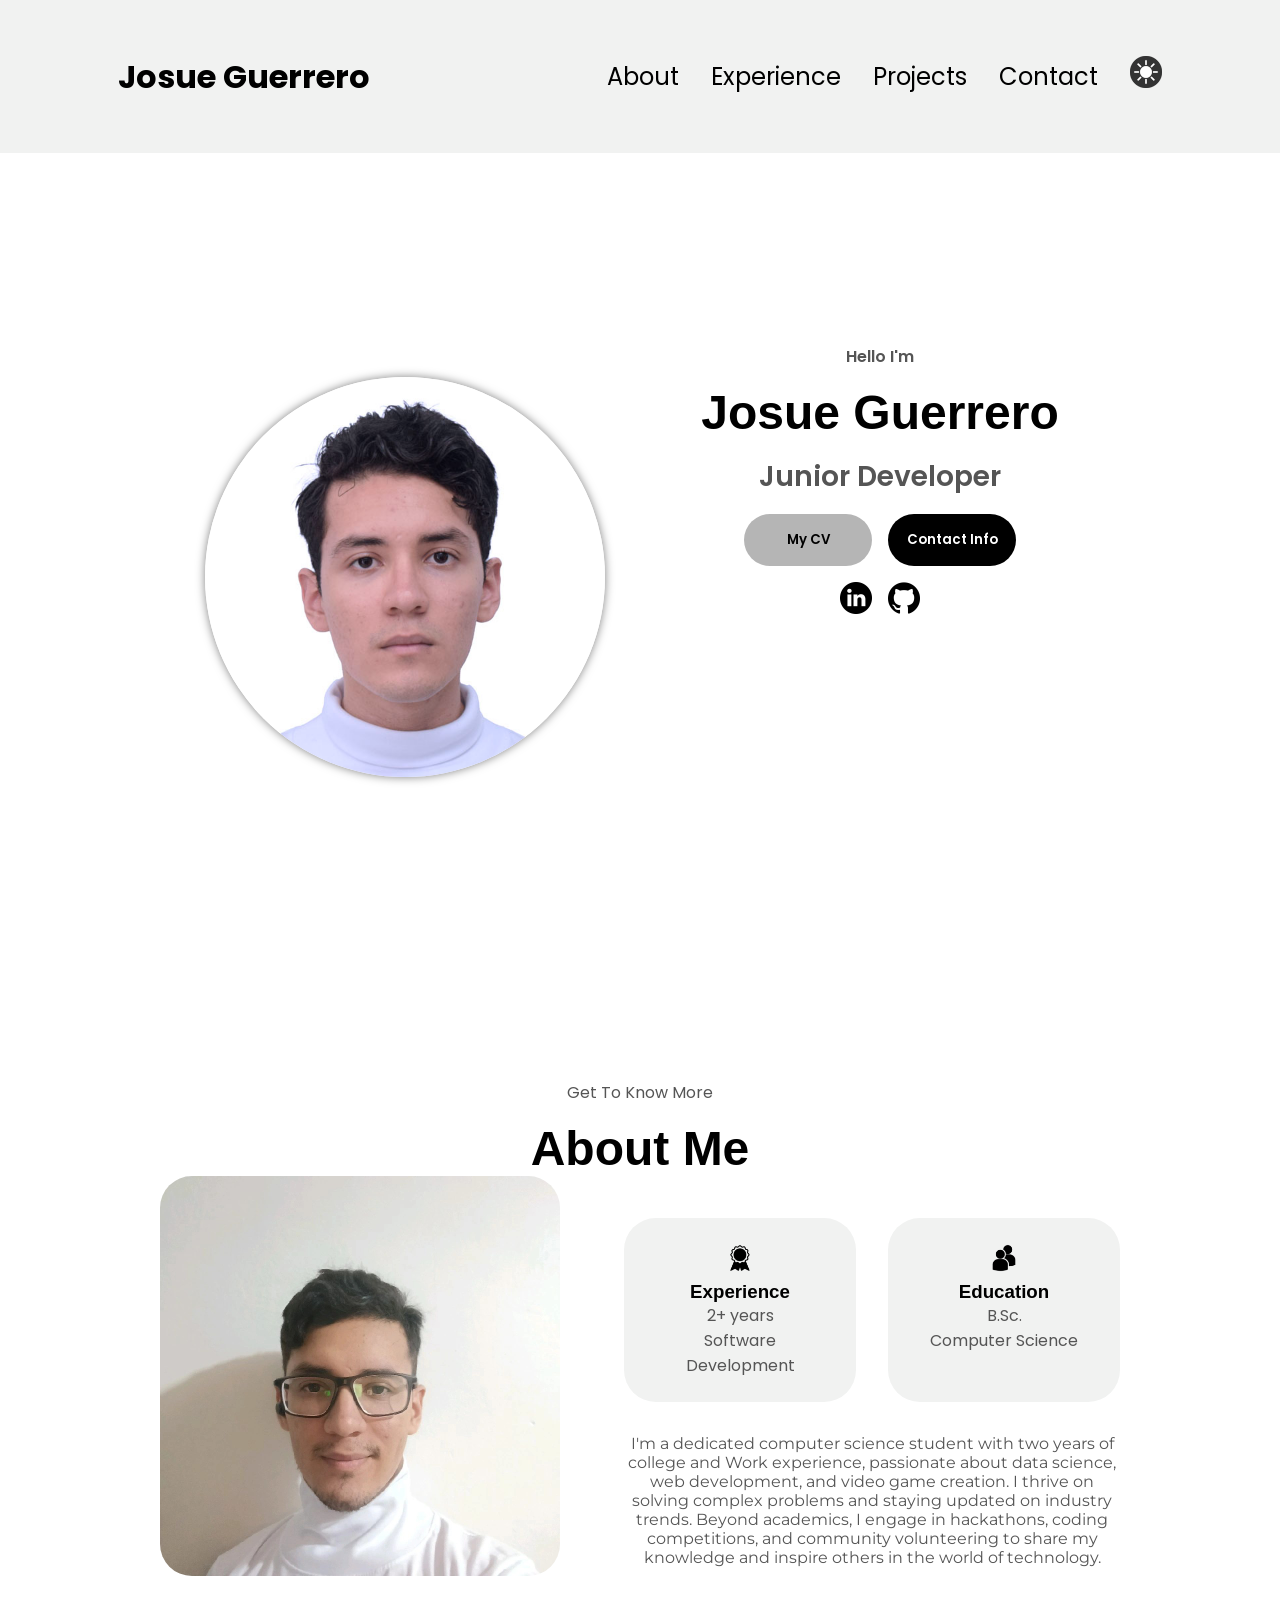
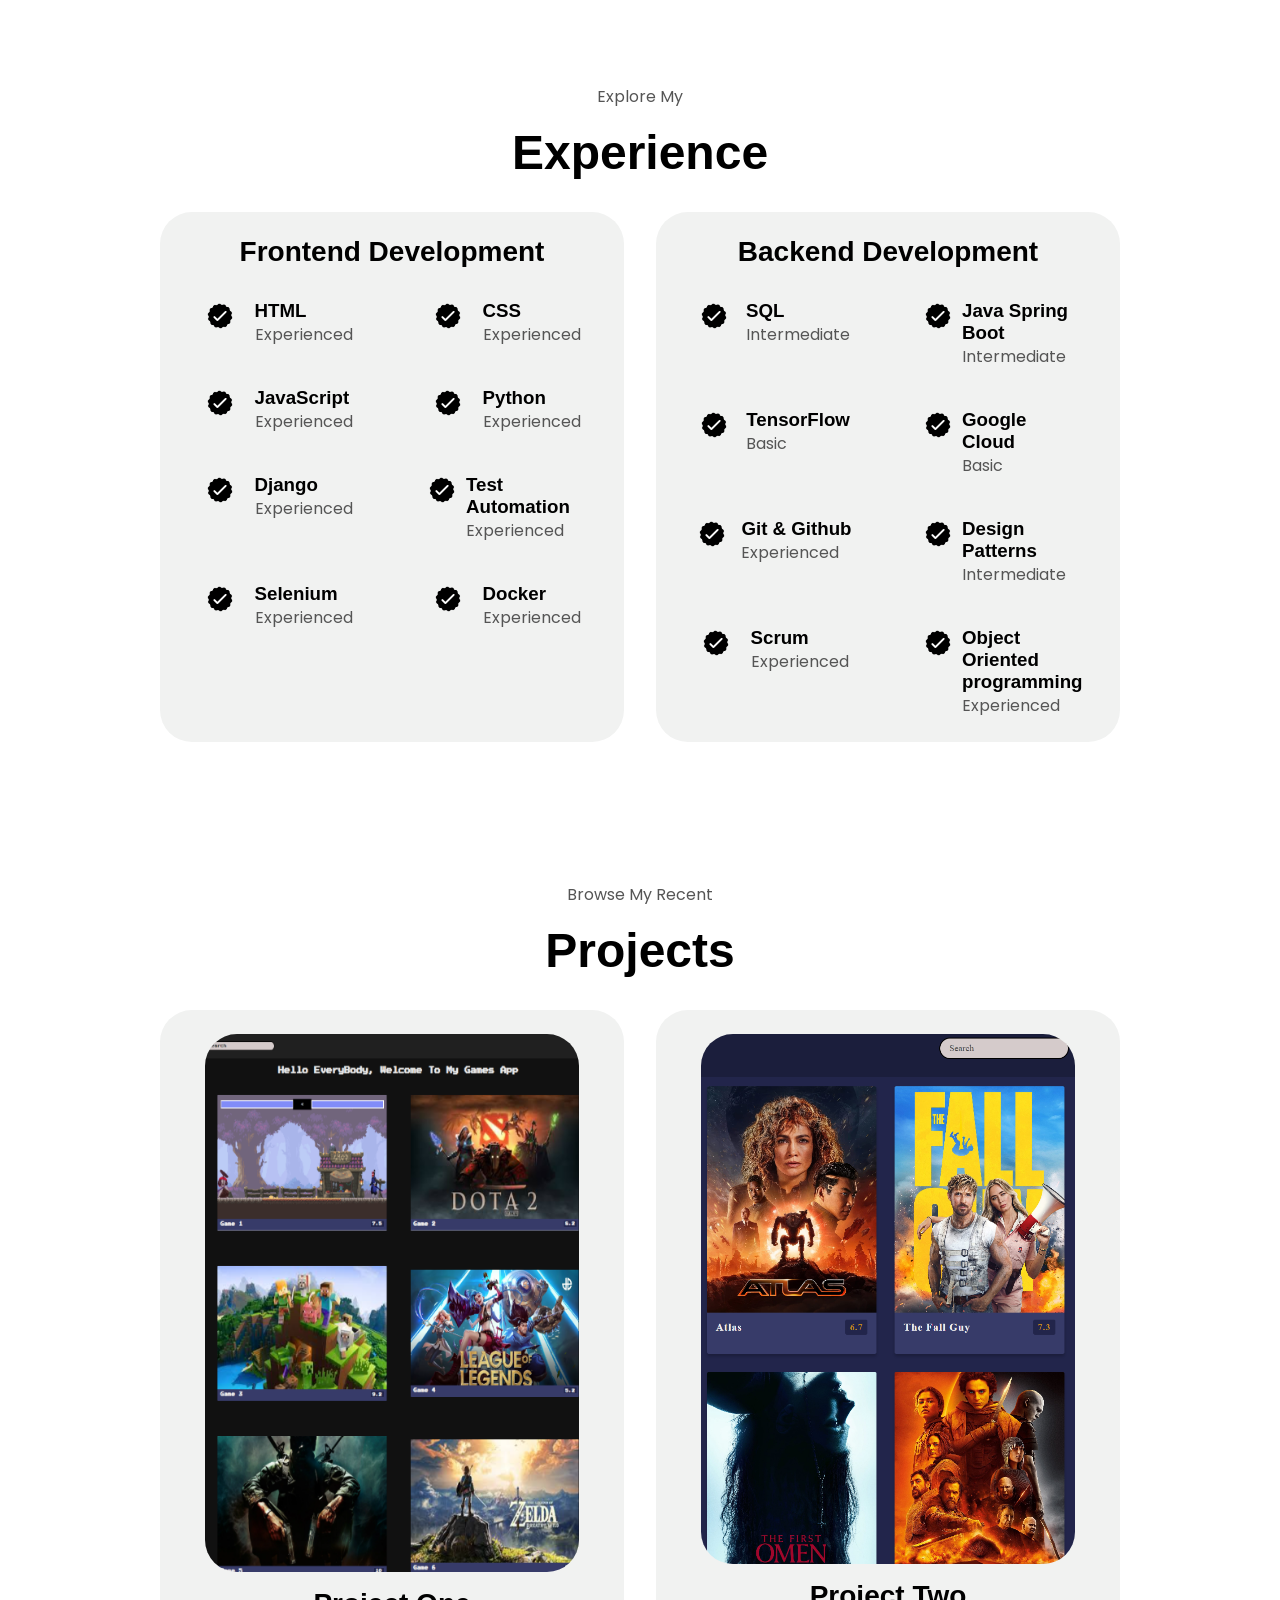
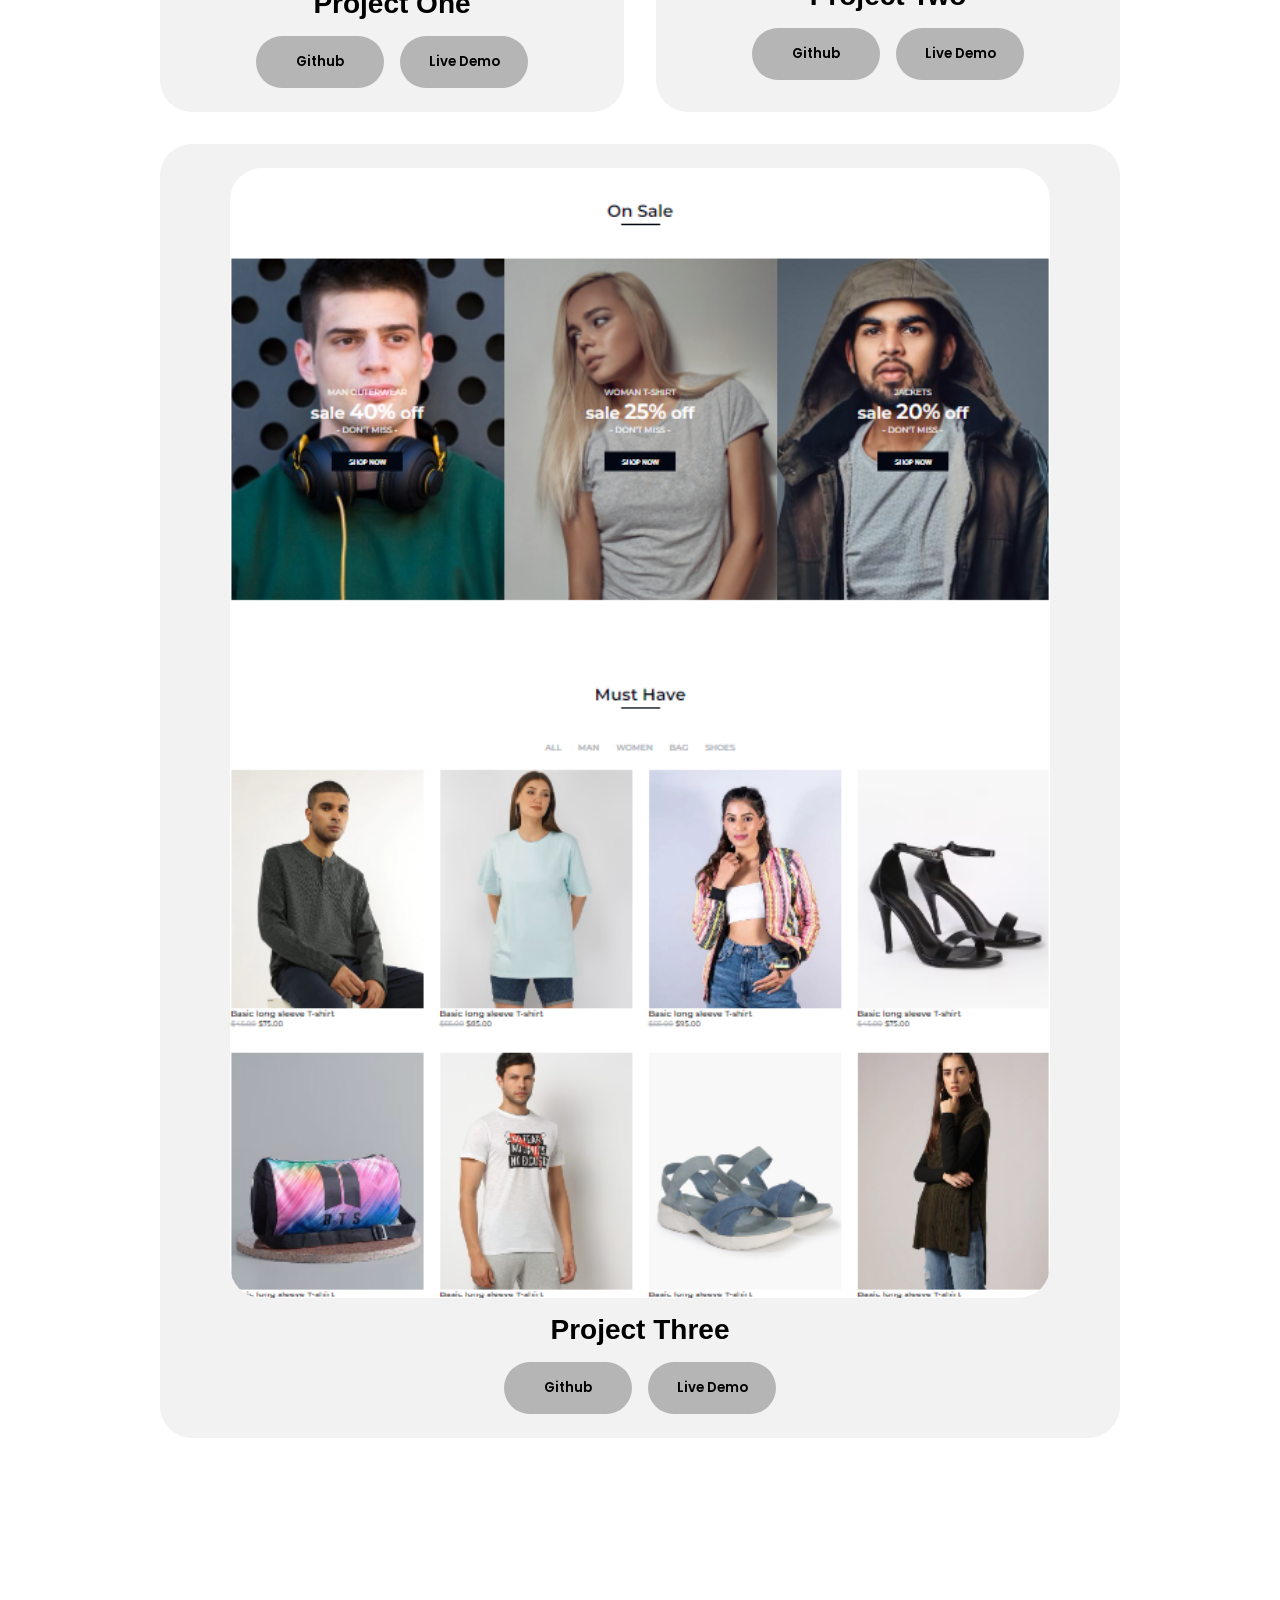
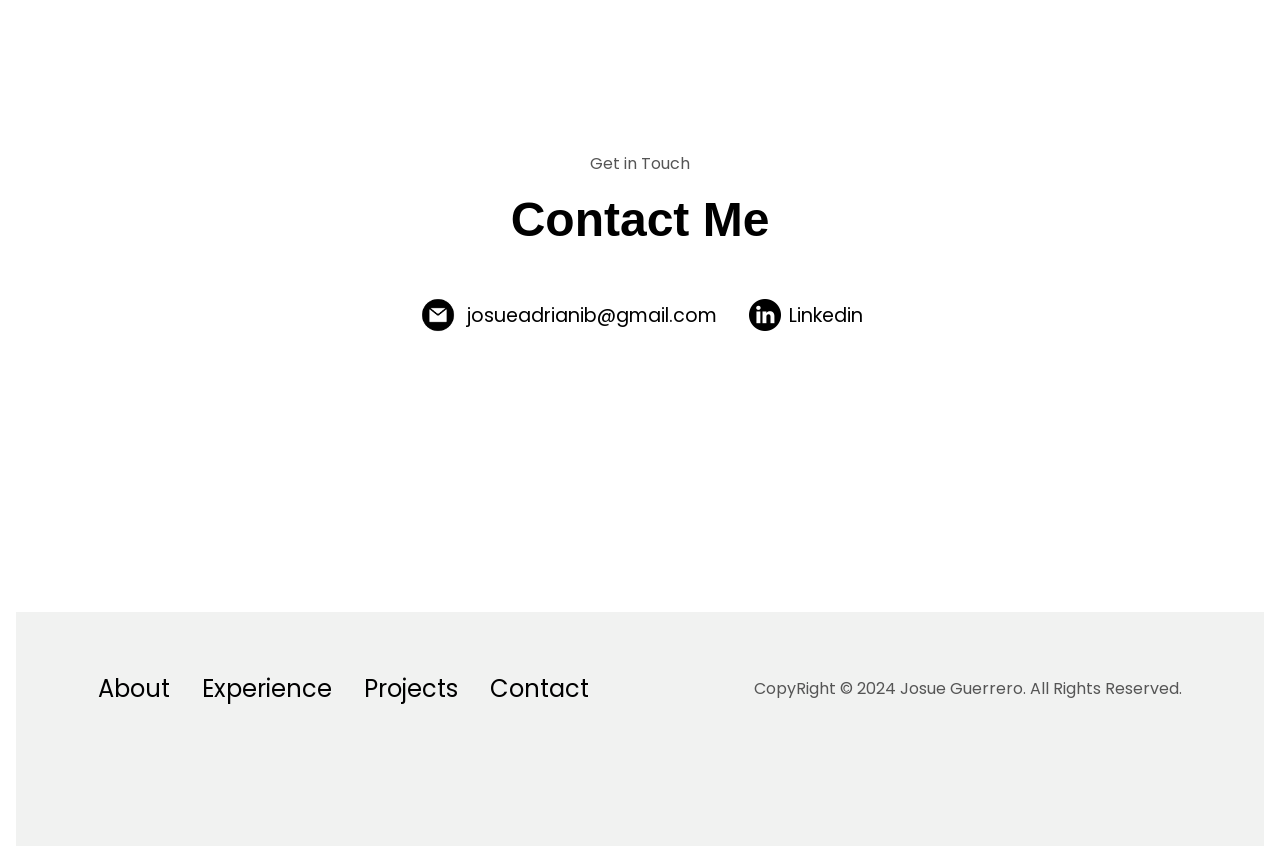
<file: index.html>
<!DOCTYPE html>
<html lang="en">
  <head>
    <meta charset="UTF-8" />
    <meta http-equiv="X-UA-Compatible" content="IE=edge" />
    <meta name="viewport" content="width=device-width, initial-scale=1.0" />
    <link
      href="https://fonts.googleapis.com/css2?family=Montserrat:wght@700&display=swap"
      rel="stylesheet"
    />
    <link rel="stylesheet" href="style.css" />
    <link rel="stylesheet" href="mediaqueries.css" />
    <title>Josue's Portfolio</title>
  </head>
  <body>
    <nav id="desktop-nav">
      <div class="logo">Josue Guerrero</div>
      <div>
        <ul class="nav-links">
          <li><a href="#about">About</a></li>
          <li><a href="#experience">Experience</a></li>
          <li><a href="#projects">Projects</a></li>
          <li><a href="#contact">Contact</a></li>
          <li>
            <img
              id="modeToggle"
              class="icon color-icon"
              src="./assets/theme_light.png"
              src-light="./assets/theme_light.png"
              src-dark="./assets/theme_dark.png"
              alt="color them icon"
            />
          </li>
        </ul>
      </div>
    </nav>
    <nav id="hamburger-nav">
      <div class="logo">Josue Guerrero</div>
      <div class="hamburger-menu">
        <div class="hamburger-icon" onclick="toggleMenu()">
          <span></span>
          <span></span>
          <span></span>
        </div>
        <div class="menu-links">
          <li><a href="#about" onclick="toggleMenu()">About</a></li>
          <li><a href="#experience" onclick="toggleMenu()">Experience</a></li>
          <li><a href="#projects" onclick="toggleMenu()">Projects</a></li>
          <li><a href="#contact" onclick="toggleMenu()">Contact</a></li>
          <li>
            <img
              id="modeToggle2"
              class="icon color-icon"
              src="./assets/theme_light.png"
              src-light="./assets/theme_light.png"
              src-dark="./assets/theme_dark.png"
              alt="color them icon"
            />
          </li>
        </div>
      </div>
    </nav>
    <section id="profile">
      <div class="section__pic-container">
        <img src="./assets/josueProfile.jpg" id="img-redondear" />
      </div>
      <div class="section__text">
        <p class="section__text__p1">Hello I'm</p>
        <h1 class="title">Josue Guerrero</h1>
        <p class="section__text__p2">Junior Developer</p>
        <div class="btn-container">
          <button
            class="btn btn-color-2"
            onclick="window.open('./assets/Resume-Josue-Guerrero.pdf')"
          >
            My CV
          </button>
          <button class="btn btn-color-1" onclick="location.href='./#contact'">
            Contact Info
          </button>
        </div>
        <div id="socials-container">
          <img
            src="./assets/linkedin_light.png"
            src-light="./assets/linkedin_light.png"
            src-dark="./assets/linkedin_dark.png"
            alt="My LinkdIn"
            class="icon linkedin-icon"
            onclick="location.href='https://www.linkedin.com/in/josue-guerrero-murillo-ab1436252/'"
          />
          <img
            src="./assets/github.png"
            src-light="./assets/github_light.png"
            src-dark="./assets/github_dark.png"
            alt="My Github"
            class="icon github-icon"
            onclick="location.href='https://github.com/joadguer'"
          />
        </div>
      </div>
    </section>
    <section id="about">
      <p class="section__text__p1">Get To Know More</p>
      <h1 class="title">About Me</h1>
      <div class="section-container">
        <div class="section__pic-container">
          <img src="./assets/MyPhoto.jpg" alt="Picture" class="about-pic" />
        </div>
        <div class="about-details-container">
          <div class="about-containers">
            <div class="details-container">
              <img
                src="./assets/experience_light.png"
                src-light="./assets/experience_light.png"
                src-dark="./assets/experience_dark.png"
                alt="experience icon"
                class="icon"
              />
              <h3>Experience</h3>
              <p>2+ years <br />Software Development</p>
            </div>
            <div class="details-container">
              <img
                src="./assets/education_light.png"
                src-light="./assets/education_light.png"
                src-dark="./assets/education_dark.png"
                alt="education icon"
                class="icon"
              />
              <h3>Education</h3>
              <p>B.Sc. <br />Computer Science</p>
            </div>
          </div>
          <div class="text-container">
            <p>
              I'm a dedicated computer science student with two years of college
              and Work experience, passionate about data science, web
              development, and video game creation. I thrive on solving complex
              problems and staying updated on industry trends. Beyond academics,
              I engage in hackathons, coding competitions, and community
              volunteering to share my knowledge and inspire others in the world
              of technology.
            </p>
          </div>
        </div>
      </div>
      
    </section>
    <section id="experience">
      <p class="section__text__p1">Explore My</p>
      <h1 class="title">Experience</h1>
      <div class="experience-details-container">
        <div class="about-containers">
          <div class="details-container">
            <h2 class="experience-sub-title">Frontend Development</h2>
            <div class="article-container">
              <article>
                <img
                  src="./assets/checkmark_light.png"
                  src-light="./assets/checkmark_light.png"
                  src-dark="./assets/checkmark_dark.png"
                  alt="experience icon"
                  class="icon"
                />
                <div>
                  <h3>HTML</h3>
                  <p>Experienced</p>
                </div>
              </article>
              <article>
                <img
                  src="./assets/checkmark_light.png"
                  src-light="./assets/checkmark_light.png"
                  src-dark="./assets/checkmark_dark.png"
                  alt="experience icon"
                  class="icon"
                />
                <div>
                  <h3>CSS</h3>
                  <p>Experienced</p>
                </div>
              </article>
              <article>
                <img
                  src="./assets/checkmark_light.png"
                  src-light="./assets/checkmark_light.png"
                  src-dark="./assets/checkmark_dark.png"
                  alt="experience icon"
                  class="icon"
                />
                <div>
                  <h3>JavaScript</h3>
                  <p>Experienced</p>
                </div>
              </article>
              <article>
                <img
                  src="./assets/checkmark_light.png"
                  src-light="./assets/checkmark_light.png"
                  src-dark="./assets/checkmark_dark.png"
                  alt="experience icon"
                  class="icon"
                />
                <div>
                  <h3>Python</h3>
                  <p>Experienced</p>
                </div>
              </article>
              <article>
                <img
                  src="./assets/checkmark_light.png"
                  src-light="./assets/checkmark_light.png"
                  src-dark="./assets/checkmark_dark.png"
                  alt="experience icon"
                  class="icon"
                />
                <div>
                  <h3>Django</h3>
                  <p>Experienced</p>
                </div>
              </article>
              <article>
                <img
                  src="./assets/checkmark_light.png"
                  src-light="./assets/checkmark_light.png"
                  src-dark="./assets/checkmark_dark.png"
                  alt="experience icon"
                  class="icon"
                />
                <div>
                  <h3>Test Automation</h3>
                  <p>Experienced</p>
                </div>
              </article>
              <article>
                <img
                  src="./assets/checkmark_light.png"
                  src-light="./assets/checkmark_light.png"
                  src-dark="./assets/checkmark_dark.png"
                  alt="experience icon"
                  class="icon"
                />
                <div>
                  <h3>Selenium</h3>
                  <p>Experienced</p>
                </div>
              </article>
              <article>
                <img
                  src="./assets/checkmark_light.png"
                  src-light="./assets/checkmark_light.png"
                  src-dark="./assets/checkmark_dark.png"
                  alt="experience icon"
                  class="icon"
                />
                <div>
                  <h3>Docker</h3>
                  <p>Experienced</p>
                </div>
              </article>
            </div>
          </div>
          <div class="details-container">
            <h2 class="experience-sub-title">Backend Development</h2>
            <div class="article-container">
              <article>
                <img
                  src="./assets/checkmark_light.png"
                  src-light="./assets/checkmark_light.png"
                  src-dark="./assets/checkmark_dark.png"
                  alt="experience icon"
                  class="icon"
                />
                <div>
                  <h3>SQL</h3>
                  <p>Intermediate</p>
                </div>
              </article>
              <article>
                <img
                  src="./assets/checkmark_light.png"
                  src-light="./assets/checkmark_light.png"
                  src-dark="./assets/checkmark_dark.png"
                  alt="experience icon"
                  class="icon"
                />
                <div>
                  <h3>Java Spring Boot</h3>
                  <p>Intermediate</p>
                </div>
              </article>
              <article>
                <img
                  src="./assets/checkmark_light.png"
                  src-light="./assets/checkmark_light.png"
                  src-dark="./assets/checkmark_dark.png"
                  alt="experience icon"
                  class="icon"
                />
                <div>
                  <h3>TensorFlow</h3>
                  <p>Basic</p>
                </div>
              </article>
              <article>
                <img
                  src="./assets/checkmark_light.png"
                  src-light="./assets/checkmark_light.png"
                  src-dark="./assets/checkmark_dark.png"
                  alt="experience icon"
                  class="icon"
                />
                <div>
                  <h3>Google Cloud</h3>
                  <p>Basic</p>
                </div>
              </article>
              <article>
                <img
                  src="./assets/checkmark_light.png"
                  src-light="./assets/checkmark_light.png"
                  src-dark="./assets/checkmark_dark.png"
                  alt="experience icon"
                  class="icon"
                />
                <div>
                  <h3>Git & Github</h3>
                  <p>Experienced</p>
                </div>
              </article>
              <article>
                <img
                  src="./assets/checkmark_light.png"
                  src-light="./assets/checkmark_light.png"
                  src-dark="./assets/checkmark_dark.png"
                  alt="experience icon"
                  class="icon"
                />
                <div>
                  <h3>Design Patterns</h3>
                  <p>Intermediate</p>
                </div>
              </article>
              <article>
                <img
                  src="./assets/checkmark_light.png"
                  src-light="./assets/checkmark_light.png"
                  src-dark="./assets/checkmark_dark.png"
                  alt="experience icon"
                  class="icon"
                />
                <div>
                  <h3>Scrum</h3>
                  <p>Experienced</p>
                </div>
              </article>
              <article>
                <img
                  src="./assets/checkmark_light.png"
                  src-light="./assets/checkmark_light.png"
                  src-dark="./assets/checkmark_dark.png"
                  alt="experience icon"
                  class="icon"
                />
                <div>
                  <h3>Object Oriented programming</h3>
                  <p>Experienced</p>
                </div>
              </article>
            </div>
          </div>
        </div>
      </div>
      
    </section>
    <section id="projects">
      <p class="section__text__p1">Browse My Recent</p>
      <h1 class="title">Projects</h1>
      <div class="experience-details-container">
        <div class="about-containers">
          <div class="details-container color-container">
            <div class="article-container">
              <img
                src="./assets/project-1.png"
                alt="Project 1"
                class="project-img project-1"
              />
            </div>
            <h2 class="experience-sub-title project-title">Project One</h2>
            <div class="btn-container">
              <button
                class="btn btn-color-2"
                onclick="location.href='https://github.com/joadguer/fightingGame'"
              >
                Github
              </button>
              <button
                class="btn btn-color-2"
                onclick="location.href='https://myfightinggamejs.netlify.app/'"
              >
                <!--Aqui debería ir la pagina deploy -->
                Live Demo
              </button>
            </div>
          </div>
          <div class="details-container color-container">
            <div class="article-container">
              <img
                src="./assets/project-2.png"
                alt="Project 1"
                class="project-img"
              />
            </div>
            <h2 class="experience-sub-title project-title">Project Two</h2>
            <div class="btn-container">
              <button
                class="btn btn-color-2"
                onclick="location.href='https://github.com/joadguer/MovieApp'"
              >
                Github
              </button>
              <button
                class="btn btn-color-2"
                onclick="location.href='https://easymovieapp.netlify.app/'"
              >
                <!--Aqui debería ir la pagina deploy -->
                Live Demo
              </button>
            </div>
          </div>
          <div class="details-container color-container">
            <div class="article-container">
              <img
                src="./assets/project-3.png"
                alt="Project 1"
                class="project-img"
              />
            </div>
            <h2 class="experience-sub-title project-title">Project Three</h2>
            <div class="btn-container">
              <button
                class="btn btn-color-2"
                onclick="location.href='https://github.com/joadguer/clothingApp'"
              >
                Github
              </button>
              <button
                class="btn btn-color-2"
                onclick="location.href='https://clothesappjosh.netlify.app/'"
              >
                <!--Aqui debería ir la pagina deploy -->
                Live Demo
              </button>
            </div>
          </div>
        </div>
      </div>
      
    </section>
    <section id="contact">
      <p class="section__text__p1">Get in Touch</p>
      <h1 class="title">Contact Me</h1>
      <div class="contact-info-upper-container">
        <div class="contact-info-container">
          <img
            src="./assets/email_light.png"
            src-light="./assets/email_light.png"
            src-dark="./assets/email_dark.png"
            alt="email icon"
            class="icon contact-icon email-icon"
          />
          <p>
            <a href="mailto:josueadrianib@gmail.com">josueadrianib@gmail.com</a>
          </p>
        </div>
        <div class="contact-info-container">
          <img
            src="./assets/linkedin_light.png"
            src-light="./assets/linkedin_light.png"
            src-dark="./assets/linkedin_dark.png"
            alt="My LinkdIn"
            class="icon linkedin-icon contact-icon"
            onclick="location.href='https://www.linkedin.com/in/josue-guerrero-murillo-ab1436252/'"
          />
          <p>
            <a
              href="https://www.linkedin.com/in/josue-guerrero-murillo-ab1436252/"
              >Linkedin</a
            >
          </p>
        </div>
      </div>
    </section>
    <footer>
      <nav>
        <div class="nav-links-container">
          <ul class="nav-links">
            <li><a href="#about">About</a></li>
            <li><a href="#experience">Experience</a></li>
            <li><a href="#projects">Projects</a></li>
            <li><a href="#contact">Contact</a></li>
          </ul>
        </div>
        <p>CopyRight &#169; 2024 Josue Guerrero. All Rights Reserved.</p>
      </nav>
    </footer>
    <script src="script.js"></script>
  </body>
</html>
</file>
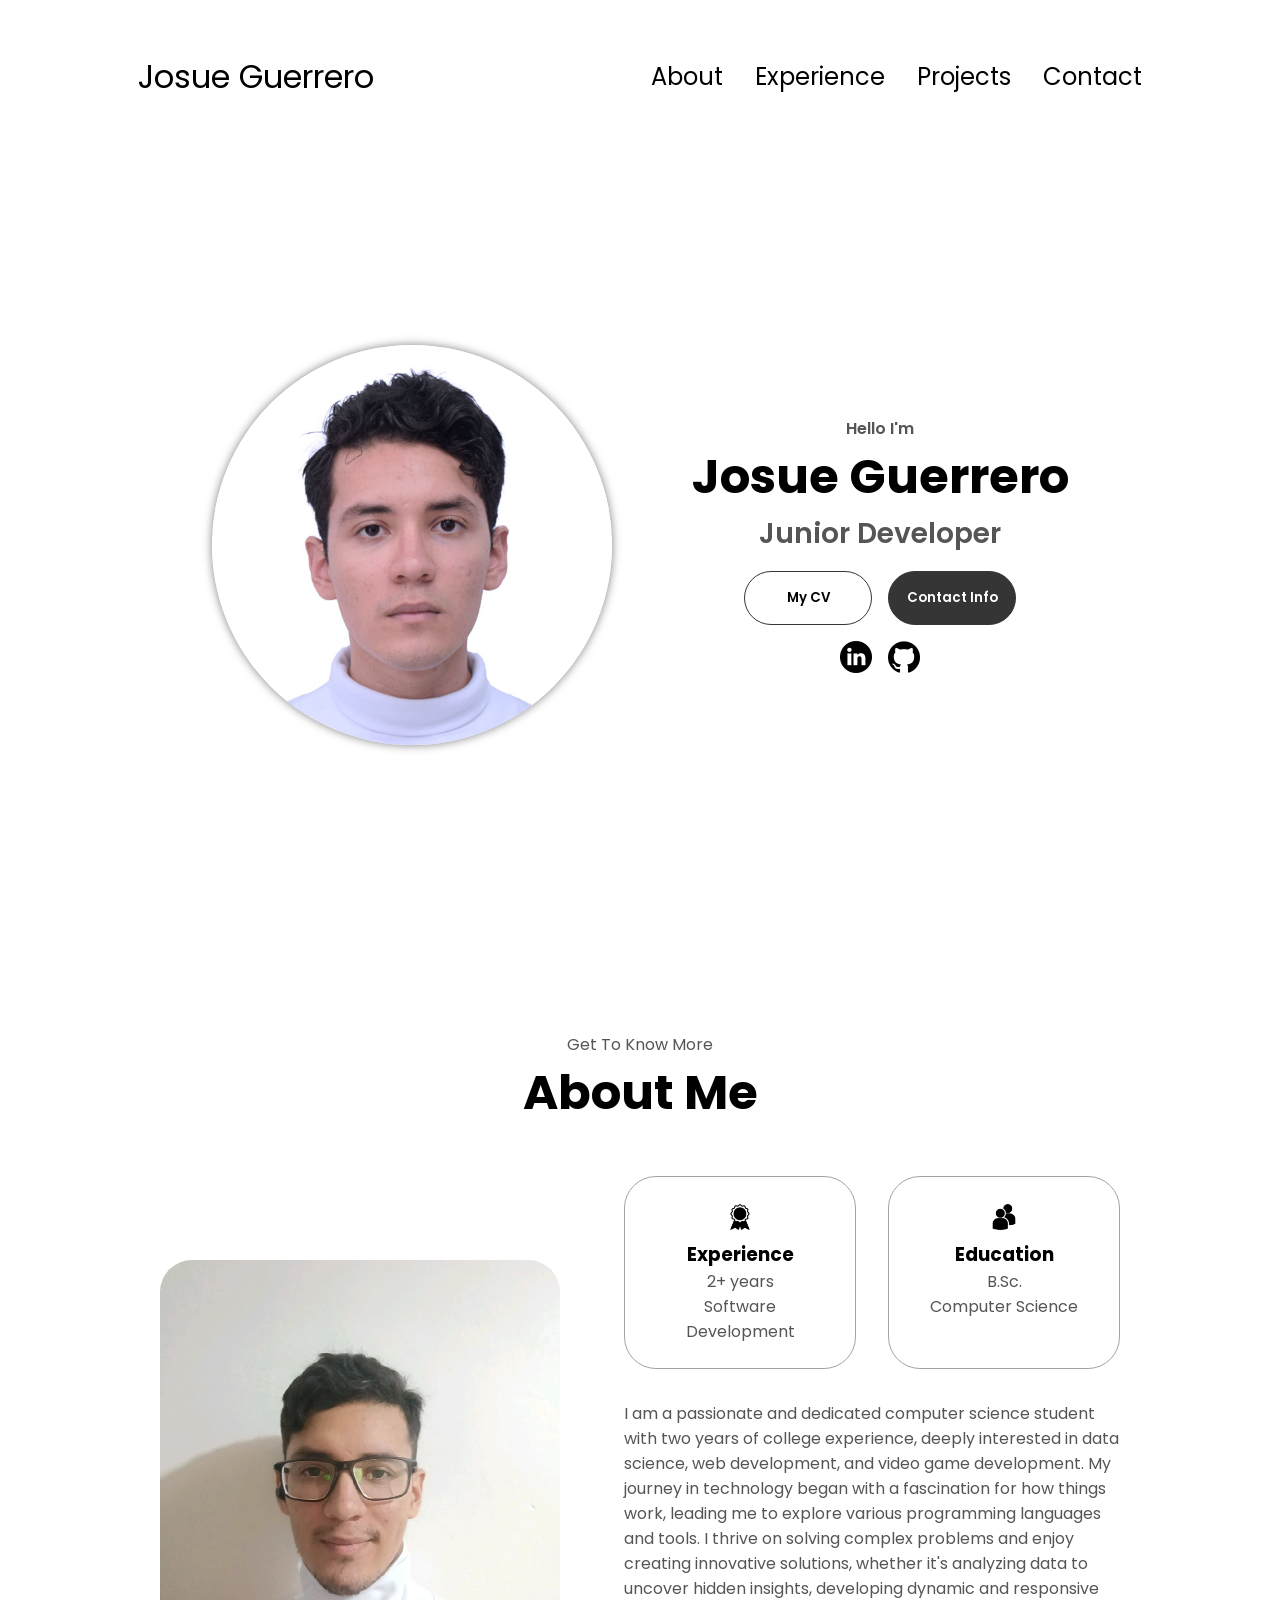
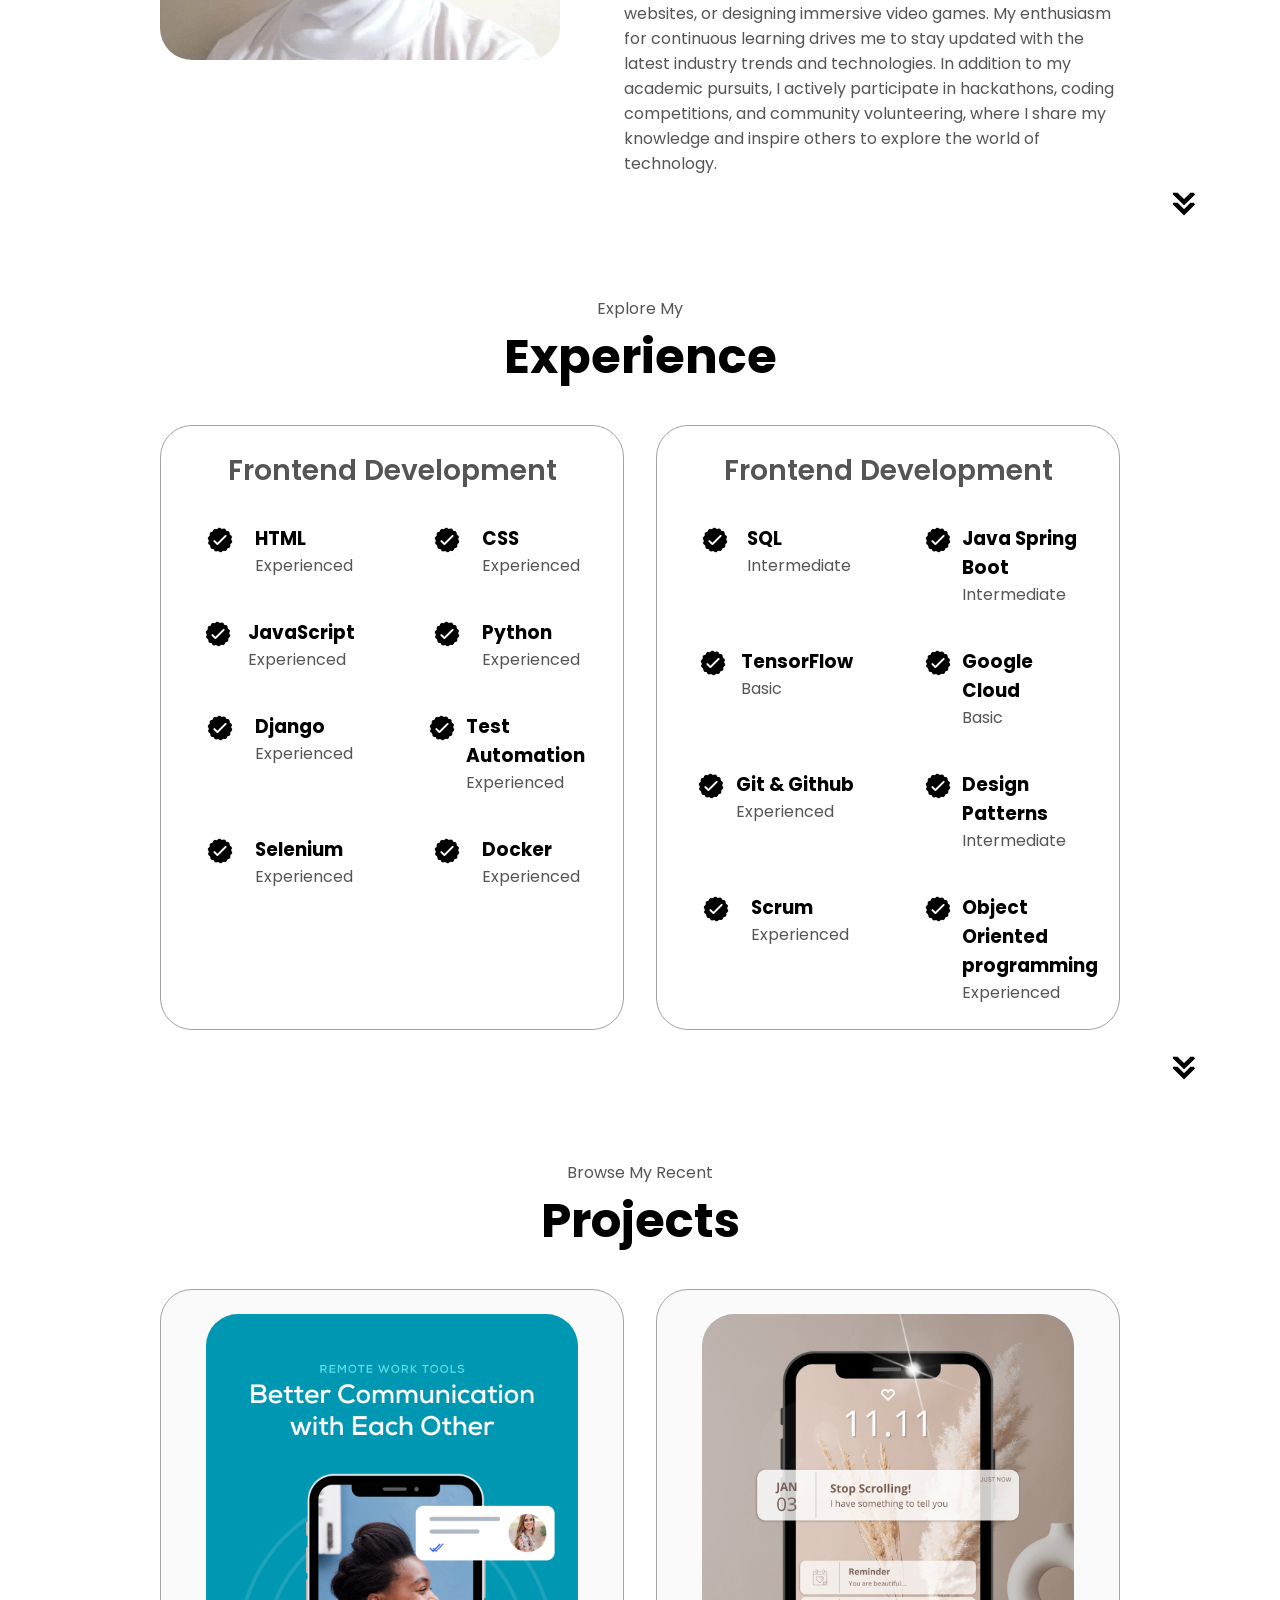
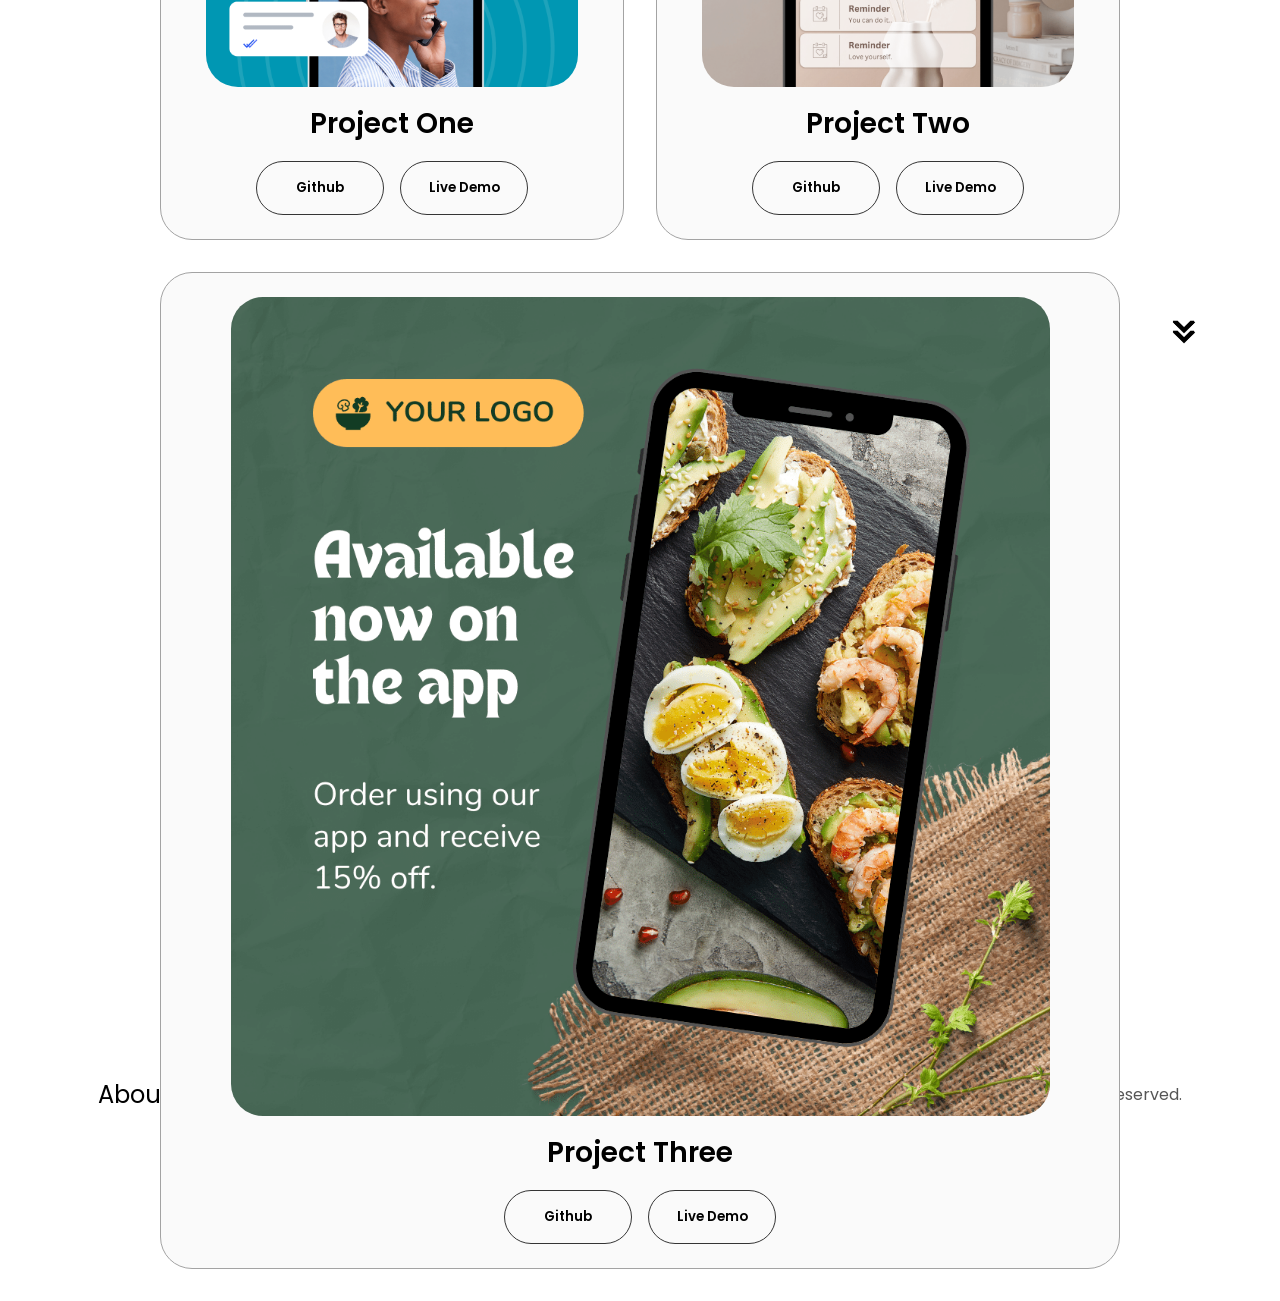
<file: WebProject/index.html>
<!DOCTYPE html>
<html lang="en">
<head>
    <meta charset="UTF-8"/>
    <meta http-equiv="X-UA-Compatible" content="IE=edge"/>
    <meta name="viewport" content = "width=device-width, initial-scale=1.0"/>
    <link rel="stylesheet" href="style.css">
    <link rel="stylesheet" href="mediaqueries.css">
    <title>Josue's Portfolio</title>
</head>
<body>
    <nav id="desktop-nav">
        <div class="logo">Josue Guerrero</div>
        <div>
            <ul class="nav-links">
                <li><a href="#about">About</a></li>     
                <li><a href="#experience">Experience</a></li>     
                <li><a href="#projects">Projects</a></li>     
                <li><a href="#contact">Contact</a></li>        
            </ul>   
        </div>
    </nav>
    <nav id="hamburger-nav">
        <div class="logo">Josue Guerrero</div>
        <div class="hamburger-menu">
            <div class="hamburger-icon" onclick="toggleMenu()">
                <span></span>
                <span></span>
                <span></span>
            </div>
            <div class="menu-links">
                <li><a href="#about" onclick="toggleMenu()">About</a></li>     
                <li><a href="#experience" onclick="toggleMenu()">Experience</a></li>     
                <li><a href="#projects" onclick="toggleMenu()">Projects</a></li>     
                <li><a href="#contact" onclick="toggleMenu()">Contact</a></li> 
            </div>
        </div>

    </nav>
    <section id="profile">
        <div class="section__pic-container">
            <img src="./assets/josueProfile.jpg" id="img-redondear">
        </div>
        <div class= "section__text">
            <p class ="section__text__p1">Hello I'm</p>
            <h1 class="title">Josue Guerrero</h1>
            <p class="section__text__p2">Junior Developer</p>
            <div class="btn-container">
                <button 
                    class="btn btn-color-2" 
                    onclick="window.open('./assets/Resume-Josue-Guerrero.pdf')">
                    My CV
                </button>
                <button 
                    class="btn btn-color-1" 
                    onclick="location.href='./#contact'">
                    Contact Info
                </button>
            </div>
            <div id="socials-container">
                <img src="./assets/linkedin.png" 
                alt="My LinkdIn" 
                class="icon" 
                onclick="location.href='https://www.linkedin.com/in/josue-guerrero-murillo-ab1436252/'">
                <img src="./assets/github.png" 
                alt="My Github" 
                class="icon" 
                onclick="location.href='https://github.com/joadguer'">
            </div>
        </div>

    </section>
    <section id="about">
        <p class="section__text__p1">Get To Know More</p>
        <h1 class="title">About Me</h1>
        <div class="section-container">
            <div class="section__pic-container">
                <img src="./assets/MyPhoto.jpg" alt="Picture"
                class="about-pic">
            </div>
            <div class="about-details-container">
                <div class="about-containers">
                    <div class="details-container">
                        <img src="./assets/experience.png" alt="experience icon"
                        class="icon">
                        <h3>Experience</h3>
                        <p>2+ years <br>Software Development</p>
                    </div>
                    <div class="details-container">
                        <img src="./assets/education.png" alt="education icon"
                        class="icon">
                        <h3>Education</h3>
                        <p>B.Sc. <br>Computer Science</p>
                    </div>
                </div>
                <div class ="text-container">
                    <p>I am a passionate and dedicated computer science student 
                        with two years of college experience, 
                        deeply interested in data science, 
                        web development, and video game development. 
                        My journey in technology began with a fascination for how things work, 
                        leading me to explore various programming languages and tools. 
                        I thrive on solving complex problems and enjoy creating innovative solutions, 
                        whether it's analyzing data to uncover hidden insights, developing dynamic and responsive websites, 
                        or designing immersive video games. 
                        My enthusiasm for continuous learning drives me to stay updated with the latest industry trends and technologies. In addition to my academic pursuits, I actively participate in hackathons, coding competitions, and community volunteering, 
                        where I share my knowledge and inspire others to explore the world of technology.</p>
                </div>
            </div>
        </div>
        <img src = "./assets/arrow.png" alt="arrow-icon" class="arrow icon"
        onclick="location.href='./#experience'"> 
    </section>
    <section id="experience">
        <p class="section__text__p1">Explore My</p>
        <h1 class="title">Experience</h1>
        <div class="experience-details-container">
            <div class="about-containers">
                <div class="details-container">
                    <h2 class="experience-sub-title">Frontend Development</h2>
                    <div class="article-container">
                        <article>
                            <img src="./assets/checkmark.png" alt="experience icon"
                            class="icon">
                            <div>
                                <h3>HTML</h3>
                                <p>Experienced</p>
                            </div>
                        </article>
                        <article>
                            <img src="./assets/checkmark.png" alt="experience icon"
                            class="icon">
                            <div>
                                <h3>CSS</h3>
                                <p>Experienced</p>
                            </div>
                        </article>
                        <article>
                            <img src="./assets/checkmark.png" alt="experience icon"
                            class="icon">
                            <div>
                                <h3>JavaScript</h3>
                                <p>Experienced</p>
                            </div>
                        </article>
                        <article>
                            <img src="./assets/checkmark.png" alt="experience icon"
                            class="icon">
                            <div>
                                <h3>Python</h3>
                                <p>Experienced</p>
                            </div>
                        </article>
                        <article>
                            <img src="./assets/checkmark.png" alt="experience icon"
                            class="icon">
                            <div>
                                <h3>Django</h3>
                                <p>Experienced</p>
                            </div>
                        </article>
                        <article>
                            <img src="./assets/checkmark.png" alt="experience icon"
                            class="icon">
                            <div>
                                <h3>Test Automation</h3>
                                <p>Experienced</p>
                            </div>
                        </article>
                        <article>
                            <img src="./assets/checkmark.png" alt="experience icon"
                            class="icon">
                            <div>
                                <h3>Selenium</h3>
                                <p>Experienced</p>
                            </div>
                        </article>
                        <article>
                            <img src="./assets/checkmark.png" alt="experience icon"
                            class="icon">
                            <div>
                                <h3>Docker</h3>
                                <p>Experienced</p>
                            </div>
                        </article>
                    </div>
                </div>
                <div class="details-container">
                    <h2 class="experience-sub-title">Frontend Development</h2>
                    <div class="article-container">
                        <article>
                            <img src="./assets/checkmark.png" alt="experience icon"
                            class="icon">
                            <div>
                                <h3>SQL</h3>
                                <p>Intermediate</p>
                            </div>
                        </article>
                        <article>
                            <img src="./assets/checkmark.png" alt="experience icon"
                            class="icon">
                            <div>
                                <h3>Java Spring Boot</h3>
                                <p>Intermediate</p>
                            </div>
                        </article>
                        <article>
                            <img src="./assets/checkmark.png" alt="experience icon"
                            class="icon">
                            <div>
                                <h3>TensorFlow</h3>
                                <p>Basic</p>
                            </div>
                        </article>
                        <article>
                            <img src="./assets/checkmark.png" alt="experience icon"
                            class="icon">
                            <div>
                                <h3>Google Cloud</h3>
                                <p>Basic</p>
                            </div>
                        </article>
                        <article>
                            <img src="./assets/checkmark.png" alt="experience icon"
                            class="icon">
                            <div>
                                <h3>Git & Github</h3>
                                <p>Experienced</p>
                            </div>
                        </article>
                        <article>
                            <img src="./assets/checkmark.png" alt="experience icon"
                            class="icon">
                            <div>
                                <h3>Design Patterns</h3>
                                <p>Intermediate</p>
                            </div>
                        </article>
                        <article>
                            <img src="./assets/checkmark.png" alt="experience icon"
                            class="icon">
                            <div>
                                <h3>Scrum</h3>
                                <p>Experienced</p>
                            </div>
                        </article>
                        <article>
                            <img src="./assets/checkmark.png" alt="experience icon"
                            class="icon">
                            <div>
                                <h3>Object Oriented programming</h3>
                                <p>Experienced</p>
                            </div>
                        </article>
                    </div>
                </div>
            </div>
        </div>
        <img src = "./assets/arrow.png" alt="arrow-icon" class="arrow icon"
        onclick="location.href='./#projects'"> 
    </section>
    <section id="projects">
        <p class="section__text__p1">Browse My Recent</p>
        <h1 class="title">Projects</h1>
        <div class="experience-details-container">
            <div class="about-containers">
                <div class="details-container color-container">
                    <div class="article-container">
                        <img src="./assets/project-1.png" alt="Project 1"
                        class="project-img">
                    </div>
                    <h2 class="experience-sub-title project-title">Project One</h2>
                    <div class="btn-container">
                        <button class="btn btn-color-2" onclick="location.href='https://github.com'">
                            Github
                        </button>
                        <button class="btn btn-color-2" onclick="location.href='https://github.com'"> <!--Aqui debería ir la pagina deploy -->
                            Live Demo
                        </button>
                        
                    </div>
                </div>  
                <div class="details-container color-container">
                    <div class="article-container">
                        <img src="./assets/project-2.png" alt="Project 1"
                        class="project-img">
                    </div>
                    <h2 class="experience-sub-title project-title">Project Two</h2>
                    <div class="btn-container">
                        <button class="btn btn-color-2" onclick="location.href='https://github.com'">
                            Github
                        </button>
                        <button class="btn btn-color-2" onclick="location.href='https://github.com'"> <!--Aqui debería ir la pagina deploy -->
                            Live Demo
                        </button>
                        
                    </div>
                </div>
            <div class="details-container color-container">
                <div class="article-container">
                    <img src="./assets/project-3.png" alt="Project 1"
                    class="project-img">
                </div>
                <h2 class="experience-sub-title project-title">Project Three</h2>
                <div class="btn-container">
                    <button class="btn btn-color-2" onclick="location.href='https://github.com'">
                        Github
                    </button>
                    <button class="btn btn-color-2" onclick="location.href='https://github.com'"> <!--Aqui debería ir la pagina deploy -->
                        Live Demo
                    </button>
                    
                </div>
            </div>
        </div>    
        </div>
        <img src = "./assets/arrow.png" alt="arrow-icon" class="arrow icon"
        onclick="location.href='./#experience'"> 
    </section>
    <section id="contact">
        <p class="section__text__p1">Get in Touch</p>
        <h1 class="title">Contact Me</h1>
        <div class="contact-info-upper-container">
            <div class="contact-info-container">
                <img src="./assets/email.png" alt="email icon" class="icon contact-icon email-icon">
                <p><a href="josueadrianib@gmail.com"></a>josueadrianib@gmail.com</p>
            </div>
            <div class="contact-info-container">
                <img src="./assets/linkedin.png" alt="LinkdIn icon" class="icon contact-icon">
                <p><a href="https://www.linkedin.com/in/josue-guerrero-murillo-ab1436252/"></a>Linkedin</p>
            </div>
        </div>
    </section>
    <footer>
        <nav>
            <div class="nav-links-container">
                <ul class="nav-links">
                    <li><a href="#about">About</a></li>     
                    <li><a href="#experience">Experience</a></li>     
                    <li><a href="#projects">Projects</a></li>     
                    <li><a href="#contact">Contact</a></li>        
                </ul> 
            </div>
            <p>CopyRight &#169; 2024 Josue Guerrero. All Rights Reserved.</p>
        </nav>
    </footer>
    <script src="script.js"></script>
</body>
</html>
</file>
<file: style.css>
@import url("https://fonts.googleapis.com/css2?family=Poppins:wght@300;400;500;600&display=swap");

/* Default light mode */
:root {
  --primary-color: white;
  --primary-color-2: rgb(241, 242, 241);
  --primary-color-3: rgb(181, 181, 181);
  --background-color: rgb(255, 255, 255);
  --secondary-color: black;
  --secondary-color-2: rgb(85, 85, 85);
  --button-background: rgb(53, 53, 53);
  --button-text-hover: grey;
  --button-border: rgb(53, 53, 53) 0.1rem solid;
  --button-border-2: rgb(255, 255, 255) 0.1rem solid;
  --container-border: rgb(163, 163, 163);
  --a-hover: rgb(128, 128, 128);
}

/* Dark Mode */
[theme="dark"] {
  --primary-color: black;
  --primary-color-2: rgb(39, 39, 39);
  --primary-color-3: rgb(74, 74, 74);
  --background-color: rgb(33, 33, 33);
  --secondary-color: white;
  --secondary-color-2: rgb(170, 170, 170);
  --button-background: rgb(202, 202, 202);
  --button-text-hover: lightgrey;
  --button-border: rgb(202, 202, 202) 0.1rem solid;
  --button-border-2: rgb(0, 0, 0) 0.1rem solid;
  --container-border: rgb(92, 92, 92);
  --a-hover: rgb(128, 128, 128);
}

* {
  margin: 0;
  padding: 0;
}

h3 {
  color: var(--secondary-color);
}

Body {
  font-family: "Poppins", sans-serif;
  background-color: var(--background-color);
}

button {
  font-family: "Poppins", sans-serif;
}

html {
  scroll-behavior: smooth;
}

p {
  color: var(--secondary-color-2);
}

/* TRANSITION */

a,
.btn {
  transition: all 300ms ease;
}

/* DESKTOP NAV */

#desktop-nav {
    background-color: var(--primary-color-2);
    /* background-color: var(--primary-color); */
}

footer {
    background-color: var(--primary-color-2);
}

nav,
.nav-links {
  display: flex;
  align-items: center;
}

nav {
  justify-content: space-around;
  height: 17vh;
}

nav li:last-child {
  width: max-content;
  /* display: flex; */
  margin: auto;
  /* padding: 10px; */
}

.nav-links {
  gap: 2rem;
  list-style: none;
  font-size: 1.5rem;
}

a {
  color: var(--secondary-color);
  text-decoration: none;
  text-decoration-color: var(--primary-color);
}

a:hover {
  color: var(--a-hover);
  text-decoration: underline;
  text-underline-offset: 1rem;
  text-decoration-color:var(--secondary-color);
}

.logo {
  font-size: 2rem;
  color: var(--secondary-color);
  font-weight: bold;
}

.logo:hover {
  cursor: default;
}

/* HAMBURGER MENU */

#hamburger-nav {
  display: none;
}

.hamburger-menu {
  position: relative;
  display: inline-block;
  
}

.hamburger-icon {
  display: flex;
  flex-direction: column;
  justify-content: space-between;
  height: 24px;
  width: 30px;
  cursor: pointer;
}

.hamburger-icon span {
  width: 100%;
  height: 2px;
  background-color: var(--secondary-color);
  transition: all 0.3 ease-in-out;
}

.menu-links {
  position: absolute;
  top: 100%;
  right: 0;
  background-color: var(--primary-color);
  width: fit-content;
  max-height: 0;
  overflow: hidden;
  transition: all 0.3 ease-in-out;
}

.menu-links a {
  display: block;
  padding: 10px;
  text-align: center;
  font-size: 1.5rem;
  color: var(--secondary-color);
  text-decoration: none;
  transition: all 0.3 ease-in-out;
}

.menu-links li {
  list-style: none;
}

.menu-links.open {
  max-height: 300px;
}

/*  Esta parte se encarga de la rotacion  */
.hamburger-icon.open span:first-child {
  transform: rotate(45deg) translate(10px, 5px);
}

.hamburger-icon.open span:nth-child(2) {
  opacity: 0;
}
.hamburger-icon.open span:last-child {
  transform: rotate(-45deg) translate(10px, -5px);
}

/* revisar esta parte para reducirla*/
.hamburger-icon span:first-child {
  transform: none;
}
.hamburger-icon span:first-child {
  opacity: 1;
}
.hamburger-icon span:first-child {
  transform: none;
}

/*sections*/
section {
  padding-top: 4vh;
  /* height 96vh es el codigo original */
  /* height: 96vh;  */
  height: 100%;
  margin: 3.5rem 10rem;
  box-sizing: border-box;
  min-height: fit-content;
}

.section-container {
  display: flex;
}

#profile {
  display: flex;
  margin: 2rem;
  justify-content: center;
  gap: 5rem;
  position:relative;
  /* orignal version */
  /* height: 80vh; */
  height: 80%;

}

.section__pic-container {
  display: flex;
  /* height: 400px;
  width: 400px; */
  height: 400px;
  width: 400px;
  margin: auto 0;
}

.section__text {
    height: 70%;
  align-self: center;
  text-align: center;
  margin: 1rem;
}

.section__text p {
  font-weight: 600;
}

.section__text__p1 {
  text-align: center;
  margin: 1rem
}

.section__text__p2 {
  font-size: 1.75rem;
  /* margin-bottom: 1rem; */
  margin: 1rem
}

.title {
  color: var(--secondary-color);
  font-size: 3rem;
  text-align: center;
}

#socials-container {
  display: flex;
  justify-content: center;
  margin-top: 1rem;
  gap: 1rem;
}

.icon {
  cursor: pointer;
  height: 2rem;
}

/* Redondear img*/
#img-redondear {
  border-radius: 50%;
  box-shadow: 0px 0px 10px rgba(0, 0, 0, 0.5);
}

/* Buttons*/
.btn-container {
  display: flex;
  justify-content: center;
  gap: 1rem;
}

.btn {
  font-weight: 600;
  transition: all 300ms ease;
  padding: 1rem;
  width: 8rem;
  border-radius: 2rem;
}

.btn-color-1,
.btn-color-2 {
  border: var(--button-border-2) 0.1rem solid;
  color: var(--secondary-color);
}
.btn-color-1:hover,
.btn-color-2:hover {
  cursor: pointer;
}
/* .btn-color-1:hover,
.btn-color-2     {
  background: var(--button-border);
  color: var(--secondary-color);
} */


.btn-color-2:hover{
    background: var(--secondary-color);
    color: var(--primary-color)
  }
/* .btn-color-2 {
  background: none;
} */

.btn-color-2 {
    background-color: var(--primary-color-3);
}

.btn-color-1{
    background: var(--secondary-color);
    color: var(--primary-color)
}

.btn-color-1:hover {
    background: var(--secondary-color-2);
    color: var(--primary-color)
}
/* .btn-color-2:hover {
  border: var(--button-border) 0.1rem solid;
  background: var(--primary-color);
} */

.btn-container {
  gap: 1rem;
}

#about {
  position: relative;
  /* margin: 1rem */
}


.about-containers {
  gap: 2rem;
  margin-bottom: 2rem;
  margin-top: 2rem;
  display: flex;
}

.about-containers,
.about-details-container {
  display: flex;
}

.about-details-container {
  display: flex;
  justify-content: center;
  flex-direction: column;
}



.about-pic {
  border-radius: 2rem;
}

.arrow {
  position: absolute;
  right: -5rem;
  bottom: 2.5rem;
}

.details-container {
  padding: 1.5rem;
  flex: 1;
  background: var(--primary-color-2);
  border-radius: 2rem;
  border: var(--button-border) 0.1rem solid;
  border-color: var(--container-border);
  text-align: center;
}

.section-container {
  gap: 4rem;
  height: 80%;
}

/* #experience {
  position: relative;
} */

.experience-sub-title {
  color: var(--secondary-color);
  font-weight: 600;
  font-size: 1.75rem;
  margin-bottom: 2rem;
}

.experience-details-container {
  display: flex;
  justify-content: center;
  flex-direction: column;
}

.article-container {
  display: flex;
  text-align: initial;
  flex-wrap: wrap;
  flex-direction: row;
  gap: 2.5rem;
  justify-content: space-around;
}

article {
  display: flex;
  width: 10rem;
  justify-content: space-around;
  gap: 0.5rem;
}

article .icon {
  cursor: default;
}

/* #projects {
  position: relative;
} */

.color-container {
  border-color: var(--container-border);
  background: var(--primary-color-2);
}

.project-img {
  border-radius: 2rem;
  width: 90%;
  height: 90%;
}

.project-title {
  color: var(--secondary-color);
  margin: 1rem;
}

.project-btn {
  color: var(--secondary-color);
  border-color: var(--container-border);
}

#contact {
  display: flex;
  justify-content: center;
  flex-direction: column;
  height: 70vh;
}

.contact-info-upper-container {
  display: flex;
  justify-content: center;
  border-radius: 2rem;
  border: var(--button-border) 0.1rem solid;
  border-color: var(--container-border);
  background: var(--background-color);
  margin: 2rem auto;
  padding: 0.5 rem;
}

.contact-info-container {
  display: flex;
  align-items: center;
  justify-content: center;
  gap: 0.5rem;
  margin: 1rem;
}

.contact-info-container p {
  font-size: larger;
  cursor: pointer;
}


.contact-info-container p:hover {
    color: var(--secondary-color);
}

.contact-icon {
  cursor: default;
}

.email-icon {
  height: 2.5rem;
}

footer {
  height: 26vh;
  margin: 0 1rem;
}

footer p {
  text-align: center;
}

h1, h2, h3 {
  font-family: 'Open Sans', sans-serif;
}
  
.text-container {
  text-align: center;
  font-family: 'Montserrat', sans-serif;
}

/* h1 {
  font-family: 'Oswald', sans-serif;
}
h2 {
  font-family: 'Raleway', sans-serif;
}
h3 {
  font-family: 'Lobster';
} */
</file>
<file: mediaqueries.css>
/* this code allows us to hide the desktop nav when the screen has a width lower than 1200px*/ 

@media screen and (max-width: 1400px) {
    #profile {
        height: 83vh;
        margin-bottom: 6rem;
    }
    .about-containers {
        flex-wrap: wrap;
    }

    #about {
        flex-wrap: wrap;    
    }
}

@media screen and (max-width: 1200px)  {
    #desktop-nav{
        display: none;
    }
    #hamburger-nav{
        display: flex;
    }
    .menu-links {
        z-index: 1000000; 
        /* for making the hamburger menu show in front of the image */
    }
    #experience, .experience-details-container {
        margin-top:2rem;
    }
    #profile, .section-container {
        display: block;
    }

    .arrow {
        display: none;
    }

    section, .section-container {
        height: fit-content;
    }

    section {
        margin:0 5%;

    }

    .section__pic-container {
        width: 275px;
        height: 275px;
        margin: 0 auto 2rem;
    }
    .about-containers {
        margin-top: 0;
    }
}


/* @media screen and (max-width: 1200px) {
    #desktop-nav{
        display: none;
    }
    #hamburger-nav{
        display: flex;

    }
    #experience, .experience-details-container {
        margin-top:2rem;
    }
    #profile, .section-container {
        display: block;
    }

    .arrow {
        display: none;
    }

    section, .section-container {
        height: fit-content;
    }

    section {
        margin:0 5%;

    }

    .section__pic-container {
        width: 275px;
        height: 275px;
        margin: 0 auto 2rem;
    }
    .about-containers {
        margin-top: 0;
    }
}
 */



@media screen and (max-width: 600px) {
    #contact, footer{
        height: 40vh;
    }
    #profile {
        height: 83vh;
        margin-bottom: 0;
    }

    article {
        font-size: 1rem;

    }
    footer nav {
        height: fit-content;
        margin-bottom: 2rem;
    }

    .about-containers, .contact-info-upper-container, .btn-container {
        flex-wrap: wrap;
        
    }

    .contact-info-container {
        margin: 0;
    }

    .contact-info-container p, .nav-links li a {
        font-size: 1rem;

    }

    .experience-sub-title {
        font-size: 1.25rem;
    }

    .logo {
        font-size: 1.5rem;
    }

    .nav-links {
        flex-direction: column;
        gap: 0.5rem;
        text-align: center;
    }

    .section__pic-container {
        width: auto;
        height: 46vw;
        justify-content: center;
    }

    .section__text__p2 {
        font-size: 1.25rem;

    }
    .title {
        font-size: 2rem;
    }

    .text-container{
        text-align: justify;
        
    }

}
</file>
<file: WebProject/style.css>
@import url("https://fonts.googleapis.com/css2?family=Poppins:wght@300;400;500;600&display=swap");

* {
  margin: 0;
  padding: 0;
}

Body {
  font-family: "Poppins", sans-serif;
}


button {
    font-family: "Poppins", sans-serif;
  }
  

html {
  scroll-behavior: smooth;
}

p {
  color: rgb(85, 85, 85);
}

/* TRANSITION */

a,
.btn {
  transition: all 300ms ease;
}

/* DESKTOP NAV */

nav,
.nav-links {
  display: flex;
}

nav {
  justify-content: space-around;
  align-items: center;
  height: 17vh;
}

.nav-links {
  gap: 2rem;
  list-style: none;
  font-size: 1.5rem;
}

a {
  color: black;
  text-decoration: none;
  text-decoration-color: white;
}

a:hover {
  color: grey;
  text-decoration: underline;
  text-underline-offset: 1rem;
  text-decoration-color: rgb(181, 181, 181);
}

.logo {
  font-size: 2rem;
}

.logo:hover {
  cursor: default;
}

/* HAMBURGER MENU */

#hamburger-nav {
  display: none;
}

.hamburger-menu {
  position: relative;
  display: inline-block;
}

.hamburger-icon {
  display: flex;
  flex-direction: column;
  justify-content: space-between;
  height: 24px;
  width: 30px;
  cursor: pointer;
}

.hamburger-icon span {
  width: 100%;
  height: 2px;
  background-color: black;
  transition: all 0.3 ease-in-out;
}

.menu-links {
  position: absolute;
  top: 100%;
  right: 0;
  background-color: white;
  width: fit-content;
  max-height: 0;
  overflow: hidden;
  transition: all 0.3 ease-in-out;
}

.menu-links a {
    display: block;
    padding: 10px;
    text-align: center;
    font-size: 1.5rem;
    color: black;
    text-decoration: none;
    transition: all 0.3 ease-in-out;
}

.menu-links li{
    list-style: none;

}

.menu-links.open {
    max-height: 300px;
}

/*  Esta parte se encarga de la rotacion  */
.hamburger-icon.open span:first-child{
    transform: rotate(45deg) translate(10px, 5px);
}

.hamburger-icon.open span:nth-child(2){
    opacity: 0;
    
}
.hamburger-icon.open span:last-child{
    transform: rotate(-45deg) translate(10px, -5px);
}

/* revisar esta parte para reducirla*/
.hamburger-icon span:first-child{
    transform: none;
}
.hamburger-icon span:first-child{
    opacity: 1;
}
.hamburger-icon span:first-child{
    transform: none;
}


/*sections*/
section {
    padding-top: 4vh;
    height: 96vh;
    margin:0 10rem;
    box-sizing: border-box;
    min-height: fit-content;
}

.section-container {
    display: flex;
}

#profile {
    display: flex;
    justify-content: center;
    gap: 5rem;
    height:80vh;

}


.section__pic-container {
    display: flex;
    height: 400px;
    width: 400px;
    margin: auto 0;
}

.section__text {
    align-self: center;
    text-align: center;

}


.section__text p {
    font-weight: 600;
}

.section__text__p1 {
    text-align: center;
  }

.section__text__p2 {
    font-size: 1.75rem;
    margin-bottom: 1rem;
}


.title {
    font-size: 3rem;
    text-align: center;

}


#socials-container{
    display: flex;
    justify-content: center;
    margin-top: 1rem;
    gap: 1rem;
}


.icon {
    cursor: pointer;
    height: 2rem;
}


/* Redondear img*/
#img-redondear {
    border-radius: 50%;
    box-shadow: 0px 0px 10px rgba(0, 0, 0, 0.5);
}

/* Buttons*/
.btn-container {
    display: flex;
    justify-content: center;
    gap:1rem;

}

.btn {
    font-weight: 600;
    transition: all 300ms ease;
    padding: 1rem;
    width: 8rem;
    border-radius: 2rem;
}


.btn-color-1, .btn-color-2 {
    border: rgb(53,53,53) 0.1rem solid;
}
.btn-color-1:hover, .btn-color-2:hover {
    cursor:pointer;

}
.btn-color-1, .btn-color-2:hover {
    background: rgb(53,53,53);
    color: white;
}

.btn-color-1:hover {
    background: rgb(0,0,0);
}
.btn-color-2 {
    background:none;
}

.btn-color-2:hover {
    border:rgb(255,255,255) 0.1rem solid;
}

.btn-container{
    gap:1rem;
}

#about {
    position: relative;
}

.about-containers {
    gap:2rem;
    margin-bottom:2rem;
    margin-top:2rem;
}

.about-details-container {
    justify-content: center;
    flex-direction: column;
}

.about-containers, .about-details-container {
    display: flex;

}

.about-pic {
    border-radius: 2rem;
}

.arrow { 
    position: absolute;
    right: -5rem;
    bottom: 2.5rem;
}

.details-container {
    padding: 1.5rem;
    flex:1;
    background: white;
    border-radius:2rem;
    border:rgb(53,53,53) 0.1rem solid;
    border-color: rgb(163,163,163);
    text-align:center;
}

.section-container {
    gap: 4rem;
    height:80%;

}


#experience {
    position: relative;
}

.experience-sub-title{
    color: rgb(85,85,85);
    font-weight: 600;
    font-size: 1.75rem;
    margin-bottom: 2rem;
}

.experience-details-container{
    display: flex;
    justify-content: center;
    flex-direction: column;
}

.article-container {
    display: flex;
    text-align: initial;
    flex-wrap: wrap;
    flex-direction: row;
    gap:2.5rem;
    justify-content: space-around;
}


article {
    display: flex;
    width: 10rem;
    justify-content: space-around;
    gap:0.5rem;

}

article .icon {
    cursor:default;
}


#projects {
    position: relative;
}

.color-container {
    border-color: rgb(163,163,163);
    background: rgb(250,250,250);

}

.project-img {
    border-radius: 2rem;
    width:90%;
    height: 90%;
}


.project-title {
    color:black;
    margin: 1rem;

}

.project-btn {
    color:black;
    border-color: rgb(163,163,163);
}


#contact {
    display: flex;
    justify-content: center;
    flex-direction: column;
    height: 70vh;

}


.contact-info-upper-container {
    display:flex;
    justify-content: center;
    border-radius: 2rem;
    border: rgb(53,53,53) 0.1rem solid;
    border-color: rgb(163,163,163);
    background: rgb(250,250,250);
    margin: 2rem auto;
    padding: 0.5 rem;
}

.contact-info-container {
    display: flex;
    align-items: center;
    justify-content: center;
    gap: 0.5rem;
    margin:1rem;
}


.contact-info-container p {
    font-size: larger;

}

.contact-icon {
    cursor:default;
}


.email-icon {
    height: 2.5rem;
}


footer {
    height: 26vh;
    margin: 0 1rem; 
}

footer p {
    text-align: center;
}
</file>
<file: WebProject/mediaqueries.css>
/* this code allows us to hide the desktop nav when the screen has a width lower than 1200px*/ 
@media screen and (max-width: 1400px) {
    #profile {
        height: 83vh;
        margin-bottom: 6rem;
    }
    .about-containers {
        flex-wrap: wrap;
    }
}
@media screen and (max-width: 1200px) {
    #desktop-nav{
        display: none;
    }
    #hamburger-nav{
        display: flex;

    }
    #experience, .experience-details-container {
        margin-top:2rem;
    }
    #profile, .section-container {
        display: block;
    }

    .arrow {
        display: none;
    }

    section, .section-container {
        height: fit-content;
    }

    section {
        margin:0 5%;

    }

    .section__pic-container {
        width: 275px;
        height: 275px;
        margin: 0 auto 2rem;
    }
    .about-containers {
        margin-top: 0;
    }
}

@media screen and (max-width: 600px) {
    #contact, footer{
        height: 40vh;
    }
    #profile {
        height: 83vh;
        margin-bottom: 0;
    }

    article {
        font-size: 1rem;

    }
    footer nav {
        height: fit-content;
        margin-bottom: 2rem;
    }

    .about-containers, .contact-info-upper-container, .btn-container {
        flex-wrap: wrap;
    }

    .contact-info-container {
        margin: 0;
    }

    .contact-info-container p, .nav-links li a {
        font-size: 1rem;

    }

    .experience-sub-title {
        font-size: 1.25rem;
    }

    .logo {
        font-size: 1.5rem;
    }

    .nav-links {
        flex-direction: column;
        gap: 0.5rem;
        text-align: center;
    }

    .section__pic-container {
        width: auto;
        height: 46vw;
        justify-content: center;
    }

    .section__text__p2 {
        font-size: 1.25rem;

    }
    .title {
        font-size: 2rem;
    }

    .text-container{
        text-align: justify;
        
    }

}
</file>
